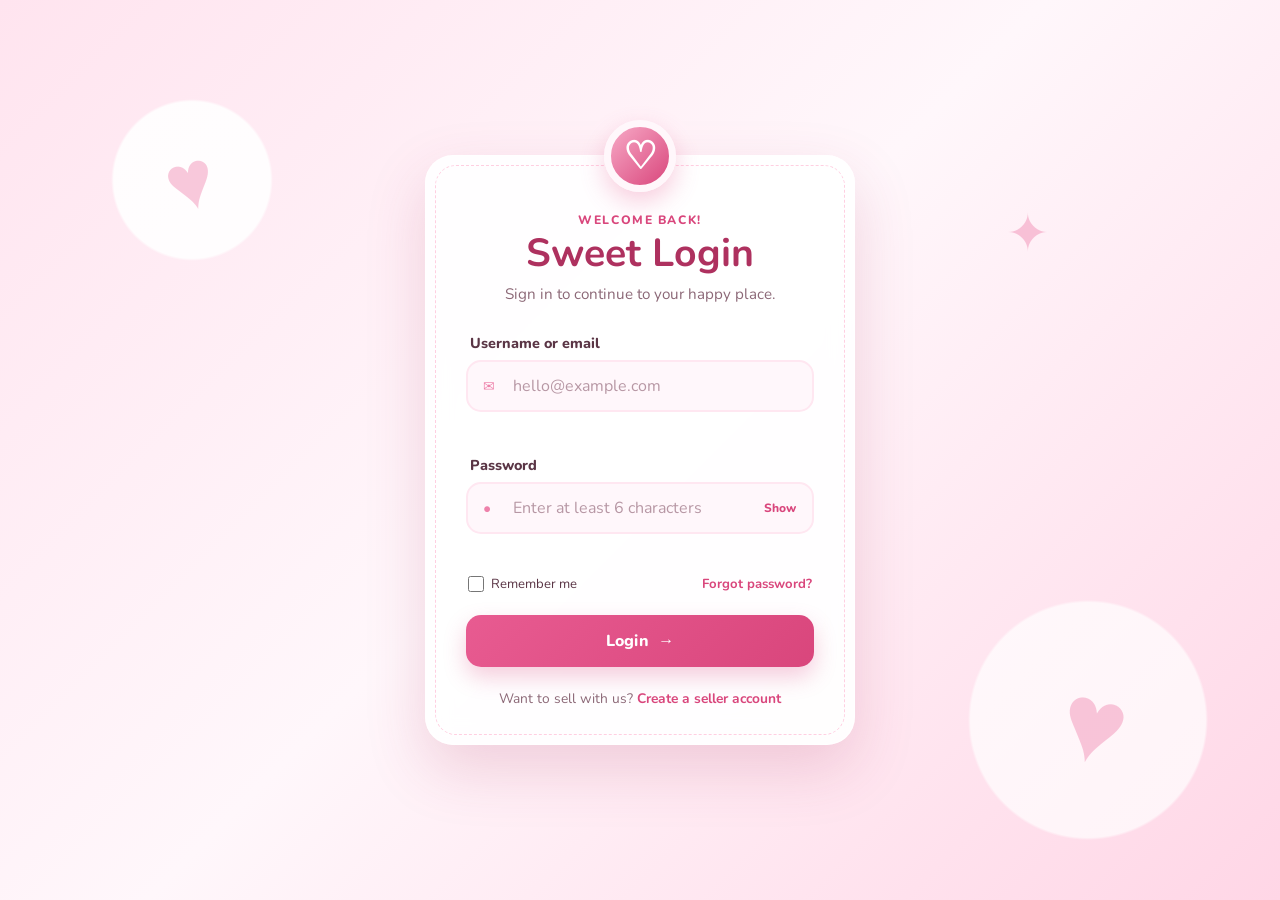
<file: index.html>
<!DOCTYPE html>
<html lang="en">
<head>
    <meta charset="UTF-8">
    <meta name="viewport" content="width=device-width, initial-scale=1.0">
    <meta name="description" content="A cute pink and white login page with front-end validation.">
    <title>Sweet Login</title>
    <link rel="preconnect" href="https://fonts.googleapis.com">
    <link rel="preconnect" href="https://fonts.gstatic.com" crossorigin>
    <link href="https://fonts.googleapis.com/css2?family=Nunito:wght@400;600;700;800&display=swap" rel="stylesheet">
    <link rel="stylesheet" href="style.css">
</head>
<body>
    <main class="page-wrapper">
        <div class="decoration heart-one" aria-hidden="true">♥</div>
        <div class="decoration heart-two" aria-hidden="true">♥</div>
        <div class="decoration sparkle" aria-hidden="true">✦</div>

        <section class="login-card" aria-labelledby="login-title">
            <div class="login-icon" aria-hidden="true">♡</div>

            <header class="login-header">
                <p class="eyebrow">Welcome back!</p>
                <h1 id="login-title">Sweet Login</h1>
                <p>Sign in to continue to your happy place.</p>
            </header>

            <form id="loginForm" novalidate>
                <div class="form-group">
                    <label for="username">Username or email</label>
                    <div class="input-wrapper">
                        <span class="field-icon" aria-hidden="true">✉</span>
                        <input
                            type="text"
                            id="username"
                            name="username"
                            placeholder="hello@example.com"
                            autocomplete="username"
                            aria-describedby="usernameError"
                        >
                    </div>
                    <small class="error-message" id="usernameError"></small>
                </div>

                <div class="form-group">
                    <label for="password">Password</label>
                    <div class="input-wrapper">
                        <span class="field-icon" aria-hidden="true">●</span>
                        <input
                            type="password"
                            id="password"
                            name="password"
                            placeholder="Enter at least 6 characters"
                            autocomplete="current-password"
                            aria-describedby="passwordError"
                        >
                        <button
                            class="password-toggle"
                            id="passwordToggle"
                            type="button"
                            aria-label="Show password"
                            aria-pressed="false"
                        >
                            Show
                        </button>
                    </div>
                    <small class="error-message" id="passwordError"></small>
                </div>

                <div class="form-options">
                    <label class="remember-option">
                        <input type="checkbox" id="rememberMe" name="rememberMe">
                        <span>Remember me</span>
                    </label>
                    <a href="forgot-password.html" id="forgotPassword">Forgot password?</a>
                </div>

                <button class="login-button" type="submit">
                    Login <span aria-hidden="true">→</span>
                </button>

                <div
                    class="form-message"
                    id="formMessage"
                    role="status"
                    aria-live="polite"
                ></div>
            </form>

            <p class="signup-text">
                Want to sell with us? <a href="seller-register.html" id="signUpLink">Create a seller account</a>
            </p>
        </section>
    </main>

    <script src="script.js"></script>
</body>
</html>
</file>
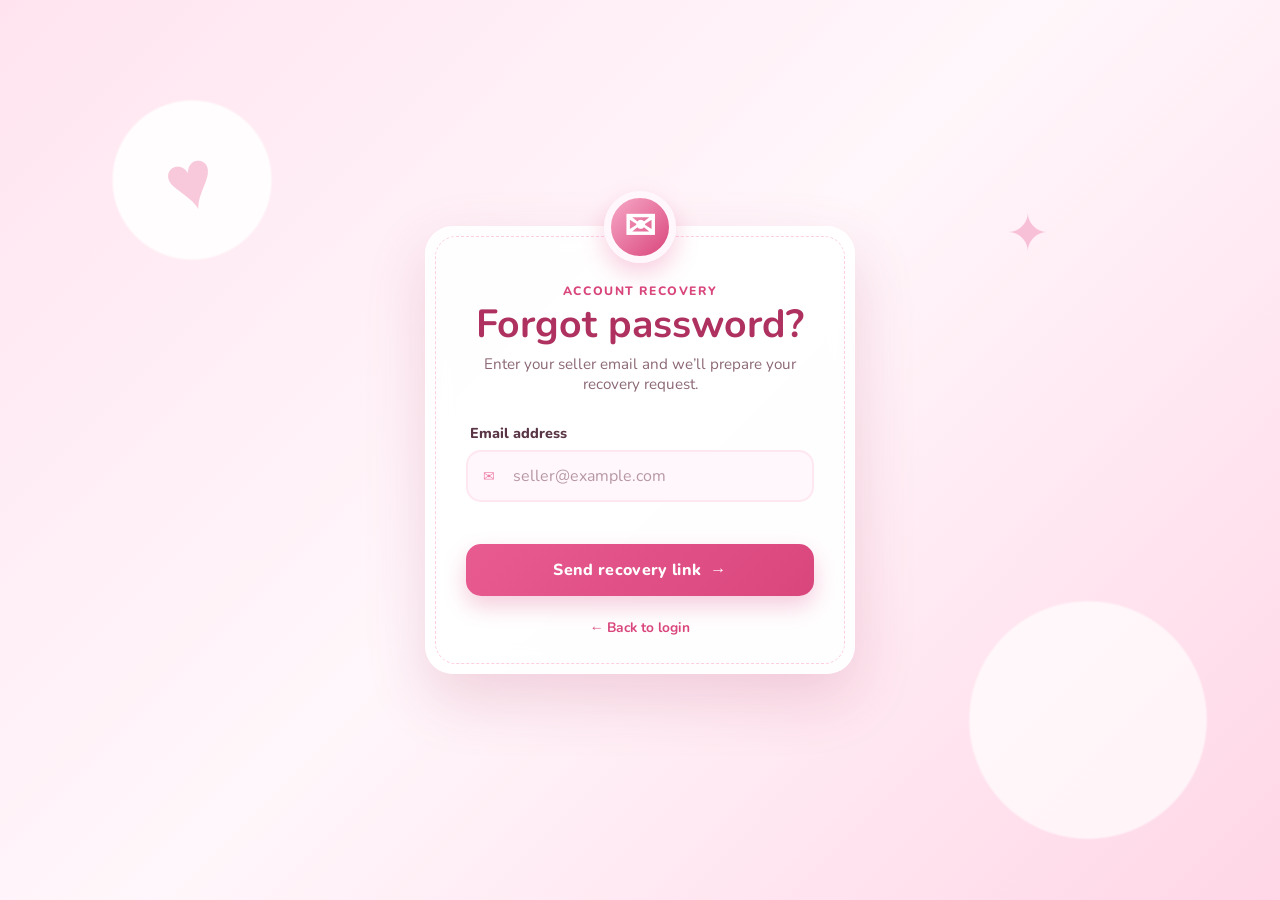
<file: forgot-password.html>
<!DOCTYPE html>
<html lang="en">
<head>
    <meta charset="UTF-8">
    <meta name="viewport" content="width=device-width, initial-scale=1.0">
    <meta name="description" content="Recover your Sweet Shop account password.">
    <title>Forgot Password | Sweet Shop</title>
    <link rel="preconnect" href="https://fonts.googleapis.com">
    <link rel="preconnect" href="https://fonts.gstatic.com" crossorigin>
    <link href="https://fonts.googleapis.com/css2?family=Nunito:wght@400;600;700;800&display=swap" rel="stylesheet">
    <link rel="stylesheet" href="style.css">
</head>
<body>
    <main class="page-wrapper">
        <div class="decoration heart-one" aria-hidden="true">♥</div>
        <div class="decoration sparkle" aria-hidden="true">✦</div>
        <section class="login-card" aria-labelledby="recovery-title">
            <div class="login-icon" aria-hidden="true">✉</div>
            <header class="login-header">
                <p class="eyebrow">Account recovery</p>
                <h1 id="recovery-title">Forgot password?</h1>
                <p>Enter your seller email and we’ll prepare your recovery request.</p>
            </header>
            <form id="recoveryForm" novalidate>
                <div class="form-group">
                    <label for="recoveryEmail">Email address</label>
                    <div class="input-wrapper">
                        <span class="field-icon" aria-hidden="true">✉</span>
                        <input type="email" id="recoveryEmail" name="email" placeholder="seller@example.com" autocomplete="email" aria-describedby="recoveryEmailError">
                    </div>
                    <small class="error-message" id="recoveryEmailError"></small>
                </div>
                <button class="login-button" type="submit">Send recovery link <span aria-hidden="true">→</span></button>
                <div class="form-message" id="formMessage" role="status" aria-live="polite"></div>
            </form>
            <p class="signup-text"><a href="index.html">← Back to login</a></p>
        </section>
    </main>
    <script src="forgot-password.js"></script>
</body>
</html>
</file>
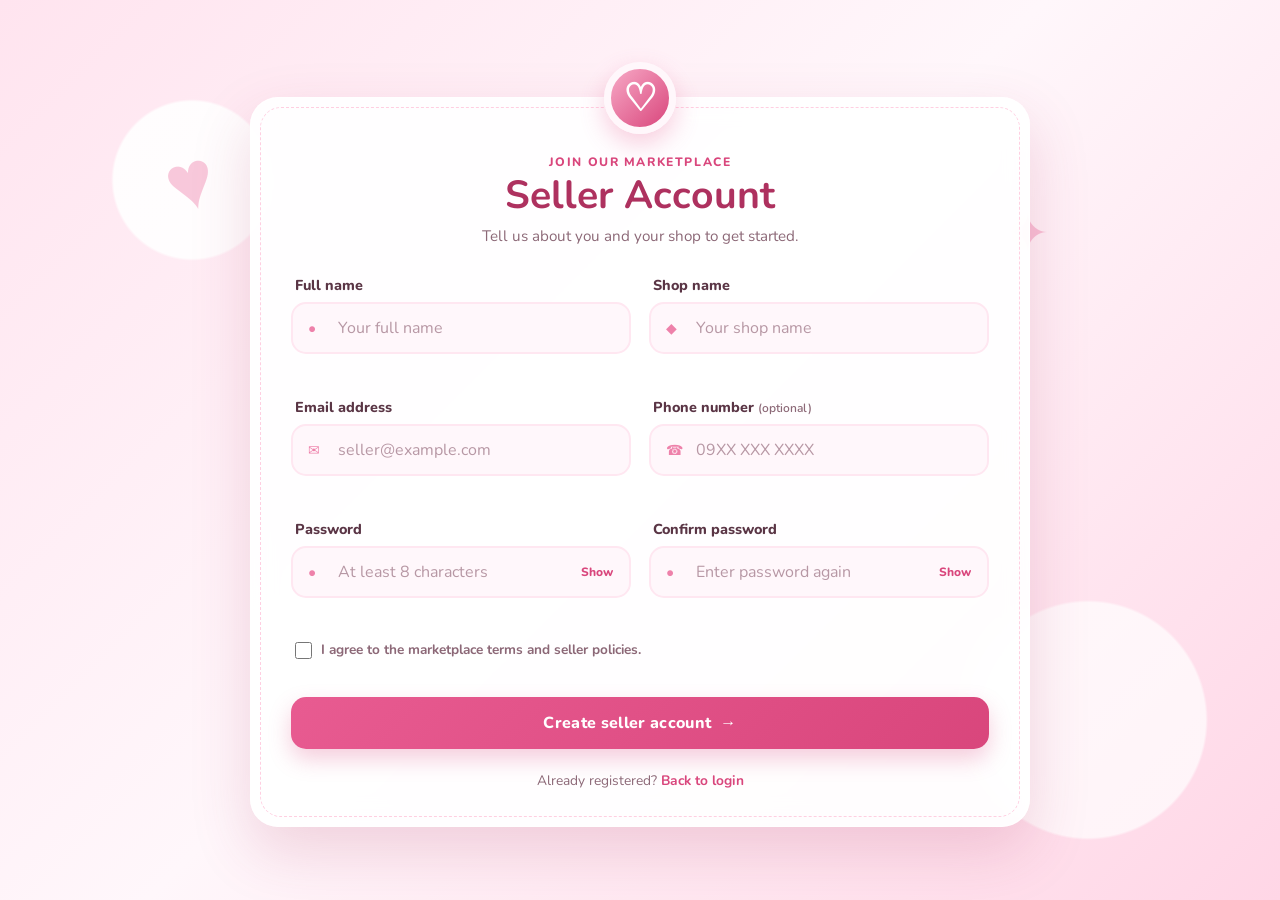
<file: seller-register.html>
<!DOCTYPE html>
<html lang="en">
<head>
    <meta charset="UTF-8">
    <meta name="viewport" content="width=device-width, initial-scale=1.0">
    <meta name="description" content="Create a seller account for the Sweet Shop marketplace.">
    <title>Create Seller Account | Sweet Shop</title>
    <link rel="preconnect" href="https://fonts.googleapis.com">
    <link rel="preconnect" href="https://fonts.gstatic.com" crossorigin>
    <link href="https://fonts.googleapis.com/css2?family=Nunito:wght@400;600;700;800&display=swap" rel="stylesheet">
    <link rel="stylesheet" href="style.css">
</head>
<body>
    <main class="page-wrapper registration-page">
        <div class="decoration heart-one" aria-hidden="true">♥</div>
        <div class="decoration sparkle" aria-hidden="true">✦</div>

        <section class="login-card seller-card" aria-labelledby="register-title">
            <div class="login-icon" aria-hidden="true">♡</div>
            <header class="login-header">
                <p class="eyebrow">Join our marketplace</p>
                <h1 id="register-title">Seller Account</h1>
                <p>Tell us about you and your shop to get started.</p>
            </header>

            <form id="sellerForm" novalidate>
                <div class="form-grid">
                    <div class="form-group">
                        <label for="ownerName">Full name</label>
                        <div class="input-wrapper">
                            <span class="field-icon" aria-hidden="true">●</span>
                            <input type="text" id="ownerName" name="ownerName" placeholder="Your full name" autocomplete="name" aria-describedby="ownerNameError">
                        </div>
                        <small class="error-message" id="ownerNameError"></small>
                    </div>

                    <div class="form-group">
                        <label for="shopName">Shop name</label>
                        <div class="input-wrapper">
                            <span class="field-icon" aria-hidden="true">◆</span>
                            <input type="text" id="shopName" name="shopName" placeholder="Your shop name" autocomplete="organization" aria-describedby="shopNameError">
                        </div>
                        <small class="error-message" id="shopNameError"></small>
                    </div>
                </div>

                <div class="form-grid">
                    <div class="form-group">
                        <label for="email">Email address</label>
                        <div class="input-wrapper">
                            <span class="field-icon" aria-hidden="true">✉</span>
                            <input type="email" id="email" name="email" placeholder="seller@example.com" autocomplete="email" aria-describedby="emailError">
                        </div>
                        <small class="error-message" id="emailError"></small>
                    </div>

                    <div class="form-group">
                        <label for="phone">Phone number <span class="optional">(optional)</span></label>
                        <div class="input-wrapper">
                            <span class="field-icon" aria-hidden="true">☎</span>
                            <input type="tel" id="phone" name="phone" placeholder="09XX XXX XXXX" autocomplete="tel" aria-describedby="phoneError">
                        </div>
                        <small class="error-message" id="phoneError"></small>
                    </div>
                </div>

                <div class="form-grid">
                    <div class="form-group">
                        <label for="sellerPassword">Password</label>
                        <div class="input-wrapper">
                            <span class="field-icon" aria-hidden="true">●</span>
                            <input type="password" id="sellerPassword" name="password" placeholder="At least 8 characters" autocomplete="new-password" aria-describedby="sellerPasswordError">
                            <button class="password-toggle" type="button" data-toggle="sellerPassword" aria-label="Show password" aria-pressed="false">Show</button>
                        </div>
                        <small class="error-message" id="sellerPasswordError"></small>
                    </div>

                    <div class="form-group">
                        <label for="confirmPassword">Confirm password</label>
                        <div class="input-wrapper">
                            <span class="field-icon" aria-hidden="true">●</span>
                            <input type="password" id="confirmPassword" name="confirmPassword" placeholder="Enter password again" autocomplete="new-password" aria-describedby="confirmPasswordError">
                            <button class="password-toggle" type="button" data-toggle="confirmPassword" aria-label="Show password" aria-pressed="false">Show</button>
                        </div>
                        <small class="error-message" id="confirmPasswordError"></small>
                    </div>
                </div>

                <label class="terms-option">
                    <input type="checkbox" id="terms" name="terms" aria-describedby="termsError">
                    <span>I agree to the marketplace terms and seller policies.</span>
                </label>
                <small class="error-message terms-error" id="termsError"></small>

                <button class="login-button" type="submit">Create seller account <span aria-hidden="true">→</span></button>
                <div class="form-message" id="formMessage" role="status" aria-live="polite"></div>
            </form>

            <p class="signup-text">Already registered? <a href="index.html">Back to login</a></p>
        </section>
    </main>
    <script src="seller-register.js"></script>
</body>
</html>
</file>
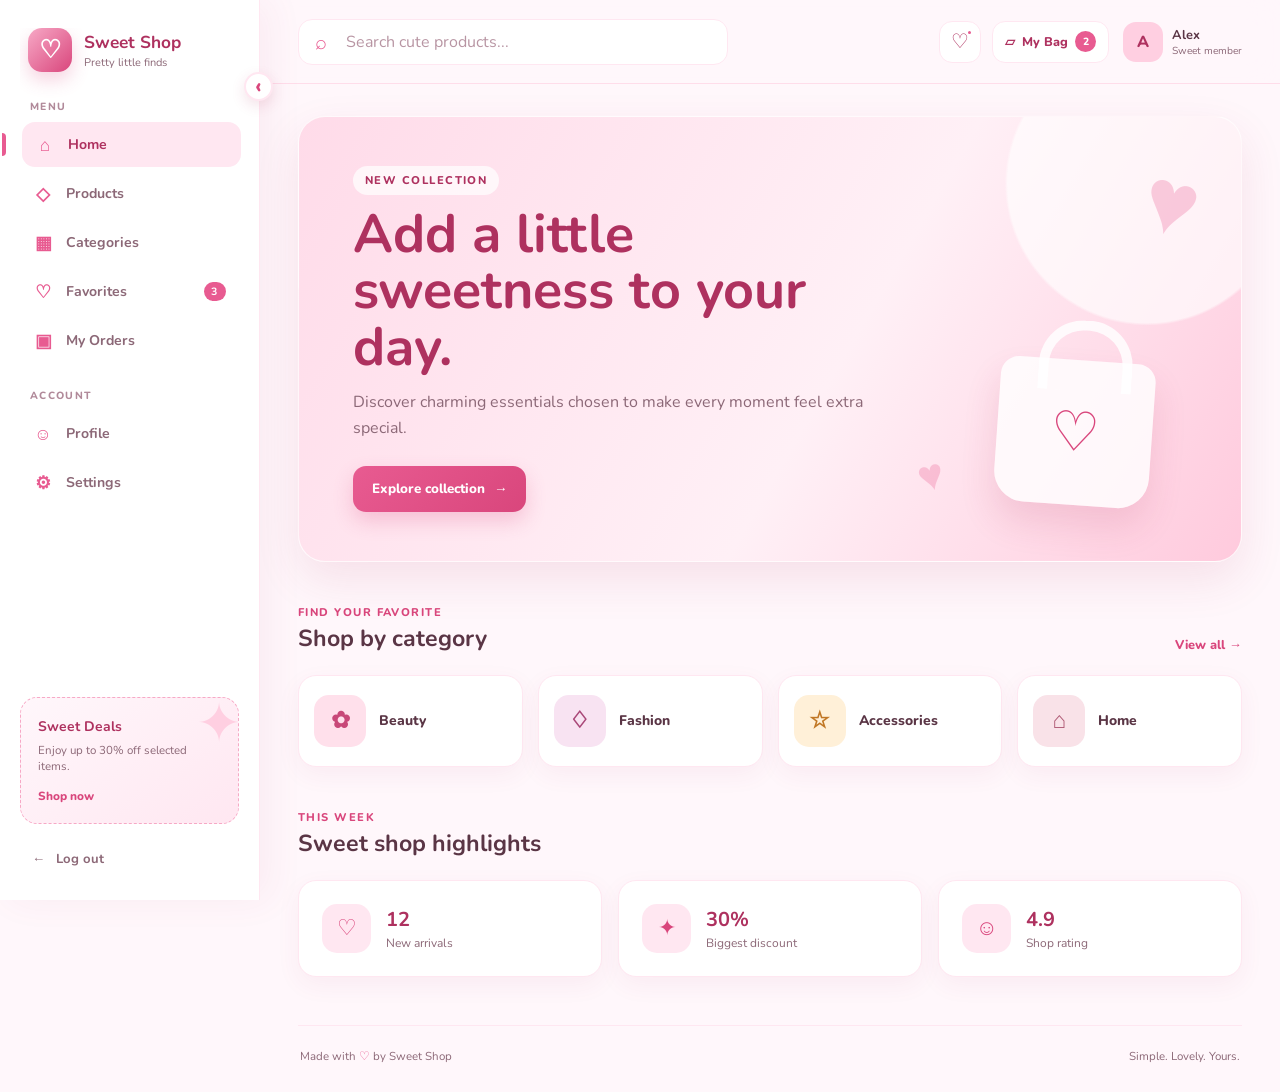
<file: shop.html>
<!DOCTYPE html>
<html lang="en">
<head>
    <meta charset="UTF-8">
    <meta name="viewport" content="width=device-width, initial-scale=1.0">
    <meta name="description" content="Sweet Shop pink and white e-commerce dashboard.">
    <title>Sweet Shop</title>
    <link rel="preconnect" href="https://fonts.googleapis.com">
    <link rel="preconnect" href="https://fonts.gstatic.com" crossorigin>
    <link href="https://fonts.googleapis.com/css2?family=Nunito:wght@400;600;700;800&display=swap" rel="stylesheet">
    <link rel="stylesheet" href="shop.css">
</head>


<body>
    <div class="shop-layout">
        <aside class="sidebar" id="sidebar">
            <div class="brand">
                <span class="brand-mark" aria-hidden="true">♡</span>
                <div><strong>Sweet Shop</strong><small>Pretty little finds</small></div>
            </div>
            <button class="sidebar-collapse" id="sidebarCollapse" type="button" aria-label="Collapse side menu" aria-expanded="true"><span aria-hidden="true">‹</span></button>

            <nav class="side-navigation" aria-label="Main navigation">
                <p class="menu-label">Menu</p>
                <a class="nav-link active" href="#home" data-page="home" title="Home"><span aria-hidden="true">⌂</span><span class="nav-text">Home</span></a>
                <a class="nav-link" href="#products" data-page="products" title="Products"><span aria-hidden="true">◇</span><span class="nav-text">Products</span></a>
                <a class="nav-link" href="#categories" data-page="categories" title="Categories"><span aria-hidden="true">▦</span><span class="nav-text">Categories</span></a>
                <a class="nav-link" href="#favorites" data-page="favorites" title="Favorites"><span aria-hidden="true">♡</span><span class="nav-text">Favorites</span><span class="nav-badge" id="favoriteCount">3</span></a>
                <a class="nav-link" href="#orders" data-page="orders" title="My Orders"><span aria-hidden="true">▣</span><span class="nav-text">My Orders</span></a>
                <p class="menu-label account-label">Account</p>
                <a class="nav-link" href="#profile" data-page="profile" title="Profile"><span aria-hidden="true">☺</span><span class="nav-text">Profile</span></a>
                <a class="nav-link" href="#settings" data-page="settings" title="Settings"><span aria-hidden="true">⚙</span><span class="nav-text">Settings</span></a>
            </nav>

            <div class="sidebar-promo"><span aria-hidden="true">✦</span><strong>Sweet Deals</strong><p>Enjoy up to 30% off selected items.</p><a href="#products" data-go-page="products">Shop now</a></div>
            <a class="logout-link" href="index.html" title="Log out"><span aria-hidden="true">←</span><span class="logout-text">Log out</span></a>
        </aside>

        <button class="sidebar-overlay" id="sidebarOverlay" type="button" aria-label="Close navigation menu" tabindex="-1"></button>

        <main class="main-content">
            <header class="topbar">
                <button class="menu-toggle" id="menuToggle" type="button" aria-label="Open navigation menu" aria-controls="sidebar" aria-expanded="false"><span></span><span></span><span></span></button>
                
                <div class="search-box"> 
                    <span aria-hidden="true">⌕</span>
                    <label class="visually-hidden" for="productSearch">Search products</label>
                    <input type="search" id="productSearch" placeholder="Search cute products..." autocomplete="off">
                </div>
                
                <div class="topbar-actions">
                    <button class="icon-button" id="notificationButton" type="button" aria-label="Notifications">♡<span class="notification-dot"></span></button>
                    <button class="cart-button" type="button" aria-label="Open shopping bag" data-go-page="bag"><span aria-hidden="true">▱</span><span class="cart-text">My Bag</span><span class="cart-count" id="cartCount">2</span></button>
                    <button class="profile-chip" type="button" data-go-page="profile"><span class="avatar" aria-hidden="true">A</span><span><strong>Alex</strong><small>Sweet member</small></span></button>
                </div>
            </header>

            <div class="page-panel active" id="home" data-page-panel="home">
                <section class="hero" aria-labelledby="hero-title">
                    <div class="hero-content"><span class="hero-tag">New collection</span><h1 id="hero-title">Add a little sweetness to your day.</h1><p>Discover charming essentials chosen to make every moment feel extra special.</p><a class="primary-link" href="#products" data-go-page="products">Explore collection <span aria-hidden="true">→</span></a></div>
                    <div class="hero-art" aria-hidden="true"><span class="hero-heart large-heart">♥</span><span class="hero-heart small-heart">♥</span><div class="shopping-bag"><span>♡</span></div></div>
                </section>

                <section class="section-block">
                    <div class="section-heading"><div><p class="section-kicker">Find your favorite</p><h2>Shop by category</h2></div><a href="#categories" data-go-page="categories">View all →</a></div>
                    <div class="category-grid compact-categories">
                        <button class="category-card" data-category="Beauty"><span class="category-icon beauty">✿</span><span>Beauty</span></button>
                        <button class="category-card" data-category="Fashion"><span class="category-icon fashion">♢</span><span>Fashion</span></button>
                        <button class="category-card" data-category="Accessories"><span class="category-icon accessories">☆</span><span>Accessories</span></button>
                        <button class="category-card" data-category="Home"><span class="category-icon home">⌂</span><span>Home</span></button>
                    </div>
                </section>

                <section class="section-block">
                    <div class="section-heading"><div><p class="section-kicker">This week</p><h2>Sweet shop highlights</h2></div></div>
                    <div class="stats-grid"><article class="stat-card"><span>♡</span><div><strong>12</strong><small>New arrivals</small></div></article><article class="stat-card"><span>✦</span><div><strong>30%</strong><small>Biggest discount</small></div></article><article class="stat-card"><span>☺</span><div><strong>4.9</strong><small>Shop rating</small></div></article></div>
                </section>
            </div>

            <div class="page-panel" id="products" data-page-panel="products">
                <section class="page-intro"><div><p class="section-kicker">Made for you</p><h1>All products</h1><p>Browse our handpicked collection of charming everyday finds.</p></div><button class="filter-button" id="filterButton" type="button">All products ▾</button></section>
                <p class="search-status" id="searchStatus" aria-live="polite"></p>
                <div class="product-grid" id="productGrid">
                    <article class="product-card" data-id="bag" data-name="Blush Cloud Handbag" data-category="Fashion"><div class="product-image product-bag"><span class="product-emoji">👜</span><button class="favorite-button selected" type="button" aria-label="Remove Blush Cloud Handbag from favorites">♥</button><span class="product-label">Bestseller</span></div><div class="product-details"><span class="product-category">Fashion</span><h3>Blush Cloud Handbag</h3><div class="product-footer"><strong>₱899</strong><button class="add-button" type="button" aria-label="Add Blush Cloud Handbag to bag">+</button></div></div></article>
                    <article class="product-card" data-id="glow" data-name="Strawberry Glow Set" data-category="Beauty"><div class="product-image product-beauty"><span class="product-emoji">🧴</span><button class="favorite-button selected" type="button" aria-label="Remove Strawberry Glow Set from favorites">♥</button><span class="product-label new-label">New</span></div><div class="product-details"><span class="product-category">Beauty</span><h3>Strawberry Glow Set</h3><div class="product-footer"><strong>₱649</strong><button class="add-button" type="button" aria-label="Add Strawberry Glow Set to bag">+</button></div></div></article>
                    <article class="product-card" data-id="necklace" data-name="Heart Charm Necklace" data-category="Accessories"><div class="product-image product-necklace"><span class="product-emoji">📿</span><button class="favorite-button selected" type="button" aria-label="Remove Heart Charm Necklace from favorites">♥</button></div><div class="product-details"><span class="product-category">Accessories</span><h3>Heart Charm Necklace</h3><div class="product-footer"><strong>₱429</strong><button class="add-button" type="button" aria-label="Add Heart Charm Necklace to bag">+</button></div></div></article>
                    <article class="product-card" data-id="mug" data-name="Cozy Blossom Mug" data-category="Home"><div class="product-image product-mug"><span class="product-emoji">☕</span><button class="favorite-button" type="button" aria-label="Add Cozy Blossom Mug to favorites">♡</button><span class="product-label sale-label">-20%</span></div><div class="product-details"><span class="product-category">Home</span><h3>Cozy Blossom Mug</h3><div class="product-footer"><div class="price-group"><strong>₱359</strong><del>₱449</del></div><button class="add-button" type="button" aria-label="Add Cozy Blossom Mug to bag">+</button></div></div></article>
                </div>
            </div>

            <div class="page-panel" id="categories" data-page-panel="categories">
                <section class="page-intro"><div><p class="section-kicker">Explore your style</p><h1>Categories</h1><p>Find exactly what you love, grouped into our sweetest collections.</p></div></section>
                <div class="category-showcase">
                    <button class="category-feature beauty-feature" data-category="Beauty"><span>✿</span><div><small>12 items</small><h2>Beauty</h2><p>Glow-ready skincare and self-care picks.</p><b>Shop collection →</b></div></button>
                    <button class="category-feature fashion-feature" data-category="Fashion"><span>♢</span><div><small>18 items</small><h2>Fashion</h2><p>Soft, playful pieces made for every day.</p><b>Shop collection →</b></div></button>
                    <button class="category-feature accessories-feature" data-category="Accessories"><span>☆</span><div><small>9 items</small><h2>Accessories</h2><p>Little details that complete your look.</p><b>Shop collection →</b></div></button>
                    <button class="category-feature home-feature" data-category="Home"><span>⌂</span><div><small>15 items</small><h2>Home</h2><p>Cozy accents for your favorite spaces.</p><b>Shop collection →</b></div></button>
                </div>
            </div>

            <div class="page-panel" id="favorites" data-page-panel="favorites">
                <section class="page-intro"><div><p class="section-kicker">Saved with love</p><h1>My favorites</h1><p>All the sweet finds you’ve saved, ready whenever you are.</p></div><button class="outline-button" id="addFavoritesToBag" type="button">Add all to bag</button></section>
                <div class="favorite-list" id="favoriteList"></div>
                <div class="empty-state" id="emptyFavorites" hidden><span>♡</span><h2>No favorites yet</h2><p>Tap the heart on a product to save it here.</p><button class="primary-action" type="button" data-go-page="products">Browse products</button></div>
            </div>

            <div class="page-panel" id="orders" data-page-panel="orders">
                <section class="page-intro"><div><p class="section-kicker">From us to you</p><h1>My orders</h1><p>Track current deliveries and revisit your past sweet finds.</p></div></section>
                <div class="order-tabs"><button class="active" type="button" data-order-filter="all">All orders</button><button type="button" data-order-filter="active">In progress</button><button type="button" data-order-filter="completed">Completed</button></div>
                <div class="orders-list">
                    <article class="order-card" data-order-status="active"><div class="order-head"><div><small>Order #SS-24081</small><h3>Arriving August 10</h3></div><span class="status-badge shipping">Out for delivery</span></div><div class="order-body"><div class="order-products"><span>👜</span><span>🧴</span><div><strong>2 items</strong><small>Blush Cloud Handbag + 1 more</small></div></div><strong>₱1,548</strong></div><div class="tracking"><span class="done"></span><span class="done"></span><span class="done"></span><span></span></div><div class="order-actions"><button class="outline-button track-order" type="button">Track order</button><button type="button">View details</button></div></article>
                    <article class="order-card" data-order-status="completed"><div class="order-head"><div><small>Order #SS-23926</small><h3>Delivered July 24</h3></div><span class="status-badge delivered">Delivered</span></div><div class="order-body"><div class="order-products"><span>☕</span><div><strong>1 item</strong><small>Cozy Blossom Mug</small></div></div><strong>₱359</strong></div><div class="order-actions"><button class="outline-button buy-again" type="button">Buy again</button><button type="button">View details</button></div></article>
                </div>
            </div>

            <div class="page-panel" id="bag" data-page-panel="bag">
                <section class="page-intro"><div><p class="section-kicker">Almost yours</p><h1>My bag</h1><p>Review your sweet finds before checking out.</p></div><button class="outline-button" type="button" data-go-page="products">Continue shopping</button></section>
                <div class="bag-layout">
                    <section class="bag-list" id="bagList" aria-live="polite"></section>
                    <aside class="content-card bag-summary" id="bagSummary">
                        <h2>Order summary</h2>
                        <div><span>Items</span><strong id="bagItemCount">0</strong></div>
                        <div><span>Subtotal</span><strong id="bagSubtotal">₱0</strong></div>
                        <div><span>Delivery</span><strong>Free</strong></div>
                        <div class="bag-total"><span>Total</span><strong id="bagTotal">₱0</strong></div>
                        <button class="primary-action" id="checkoutButton" type="button">Proceed to checkout</button>
                    </aside>
                </div>
                <div class="empty-state" id="emptyBag" hidden><span>▱</span><h2>Your bag is empty</h2><p>Add a few lovely finds and they’ll appear here.</p><button class="primary-action" type="button" data-go-page="products">Browse products</button></div>
            </div>

            <div class="page-panel" id="profile" data-page-panel="profile">
                <section class="page-intro"><div><p class="section-kicker">Your sweet space</p><h1>My profile</h1><p>Manage your personal details and delivery information.</p></div></section>
                <div class="account-grid">
                    <aside class="profile-summary"><span class="large-avatar">A</span><h2>Alex Rivera</h2><p>alex.rivera@email.com</p><span class="member-pill">Sweet member since 2026</span><div class="profile-numbers"><div><strong>2</strong><small>Orders</small></div><div><strong id="profileFavoriteCount">3</strong><small>Favorites</small></div></div></aside>
                    <form class="content-card profile-form" id="profileForm"><div class="card-title"><div><h2>Personal information</h2><p>Keep your contact details up to date.</p></div><button class="outline-button" id="editProfile" type="button">Edit</button></div><div class="form-grid"><label>First name<input name="firstName" value="Alex" disabled></label><label>Last name<input name="lastName" value="Rivera" disabled></label><label>Email address<input name="email" type="email" value="alex.rivera@email.com" disabled></label><label>Phone number<input name="phone" value="+63 912 345 6789" disabled></label><label class="full-field">Delivery address<textarea name="address" rows="3" disabled>123 Sampaguita Street, Quezon City, Metro Manila</textarea></label></div><button class="primary-action save-profile" type="submit" hidden>Save changes</button></form>
                </div>
            </div>

            <div class="page-panel" id="settings" data-page-panel="settings">
                <section class="page-intro"><div><p class="section-kicker">Make it yours</p><h1>Settings</h1><p>Choose how Sweet Shop works and communicates with you.</p></div></section>
                <form class="settings-stack" id="settingsForm">
                    <section class="content-card"><div class="card-title"><div><h2>Notifications</h2><p>Pick the updates you want to receive.</p></div></div><label class="setting-row"><span><strong>Order updates</strong><small>Shipping and delivery notifications</small></span><input class="switch" type="checkbox" checked></label><label class="setting-row"><span><strong>Sweet deals</strong><small>Sales, vouchers, and special offers</small></span><input class="switch" type="checkbox" checked></label><label class="setting-row"><span><strong>New arrivals</strong><small>Fresh collections picked for you</small></span><input class="switch" type="checkbox"></label></section>
                    <section class="content-card"><div class="card-title"><div><h2>Shopping preferences</h2><p>Set your default shopping experience.</p></div></div><div class="form-grid"><label>Language<select><option>English</option><option>Filipino</option></select></label><label>Currency<select><option>PHP — Philippine Peso</option><option>USD — US Dollar</option></select></label></div></section>
                    <section class="content-card danger-card"><div><h2>Account privacy</h2><p>Manage your password and personal data.</p></div><div><button class="outline-button" type="button" id="changePassword">Change password</button><button class="text-danger" type="button" id="deleteAccount">Delete account</button></div></section>
                    <button class="primary-action settings-save" type="submit">Save settings</button>
                </form>
            </div>

            <footer class="shop-footer"><span>Made with <span aria-hidden="true">♡</span> by Sweet Shop</span><span>Simple. Lovely. Yours.</span></footer>
        </main>
    </div>
    <div class="toast" id="toast" role="status" aria-live="polite"></div>
    <script src="shop.js"></script>
</body>
</html>
</file>
<file: style.css>
:root {
    --pink-50: #fff7fb;
    --pink-100: #ffe7f1;
    --pink-200: #ffcfe1;
    --pink-300: #f7a9c6;
    --pink-500: #e85b91;
    --pink-600: #d9467c;
    --pink-700: #ae315f;
    --text: #5a3545;
    --muted: #8c6877;
    --white: #ffffff;
    --success: #268a5a;
    --success-bg: #eaf9f1;
    --error: #c93667;
    --error-bg: #fff0f5;
    --shadow: 0 24px 60px rgba(174, 49, 95, 0.18);
}

* {
    box-sizing: border-box;
    margin: 0;
    padding: 0;
}

body {
    min-height: 100vh;
    color: var(--text);
    font-family: "Nunito", Arial, sans-serif;
    background:
        radial-gradient(circle at 15% 20%, rgba(255, 255, 255, 0.9) 0 6%, transparent 6.2%),
        radial-gradient(circle at 85% 80%, rgba(255, 255, 255, 0.7) 0 9%, transparent 9.2%),
        linear-gradient(135deg, #ffe4ef 0%, #fff7fb 48%, #ffd6e6 100%);
}

button,
input {
    font: inherit;
}

a {
    color: var(--pink-600);
    font-weight: 700;
    text-decoration: none;
}

a:hover,
a:focus-visible {
    color: var(--pink-700);
    text-decoration: underline;
}

.page-wrapper {
    position: relative;
    display: grid;
    min-height: 100vh;
    place-items: center;
    padding: 32px 20px;
    overflow: hidden;
}

.login-card {
    position: relative;
    z-index: 1;
    width: min(100%, 430px);
    padding: 44px 40px 36px;
    border: 1px solid rgba(255, 255, 255, 0.95);
    border-radius: 28px;
    background: rgba(255, 255, 255, 0.92);
    box-shadow: var(--shadow);
    backdrop-filter: blur(12px);
}

.login-card::before {
    position: absolute;
    inset: 9px;
    z-index: -1;
    border: 1px dashed var(--pink-200);
    border-radius: 21px;
    content: "";
    pointer-events: none;
}

.login-icon {
    display: grid;
    width: 72px;
    height: 72px;
    margin: -80px auto 20px;
    border: 7px solid var(--pink-50);
    border-radius: 50%;
    color: var(--white);
    font-size: 38px;
    font-weight: 800;
    background: linear-gradient(135deg, var(--pink-300), var(--pink-600));
    box-shadow: 0 10px 25px rgba(232, 91, 145, 0.3);
    place-items: center;
}

.login-header {
    margin-bottom: 28px;
    text-align: center;
}

.eyebrow {
    margin-bottom: 4px;
    color: var(--pink-600);
    font-size: 0.76rem;
    font-weight: 800;
    letter-spacing: 0.13em;
    text-transform: uppercase;
}

.login-header h1 {
    margin-bottom: 8px;
    color: var(--pink-700);
    font-size: clamp(1.9rem, 6vw, 2.45rem);
    line-height: 1.1;
}

.login-header p:last-child {
    color: var(--muted);
    font-size: 0.95rem;
}

.form-group {
    margin-bottom: 19px;
}

.form-group > label {
    display: inline-block;
    margin: 0 0 7px 4px;
    font-size: 0.9rem;
    font-weight: 800;
}

.input-wrapper {
    position: relative;
}

.field-icon {
    position: absolute;
    top: 50%;
    left: 17px;
    color: var(--pink-400, #ee81aa);
    font-size: 0.85rem;
    transform: translateY(-50%);
    pointer-events: none;
}

.input-wrapper input {
    width: 100%;
    height: 52px;
    padding: 0 67px 0 45px;
    border: 2px solid var(--pink-100);
    border-radius: 15px;
    outline: none;
    color: var(--text);
    background: var(--pink-50);
    transition: border-color 0.2s ease, box-shadow 0.2s ease, background 0.2s ease;
}

.input-wrapper input::placeholder {
    color: #b797a4;
}

.input-wrapper input:focus {
    border-color: var(--pink-300);
    background: var(--white);
    box-shadow: 0 0 0 4px rgba(247, 169, 198, 0.2);
}

.input-wrapper input.input-error {
    border-color: var(--error);
    background: var(--error-bg);
}

.password-toggle {
    position: absolute;
    top: 50%;
    right: 13px;
    padding: 5px;
    border: 0;
    color: var(--pink-600);
    font-size: 0.75rem;
    font-weight: 800;
    background: transparent;
    cursor: pointer;
    transform: translateY(-50%);
}

.password-toggle:hover,
.password-toggle:focus-visible {
    color: var(--pink-700);
    text-decoration: underline;
}

.error-message {
    display: block;
    min-height: 18px;
    margin: 5px 0 0 4px;
    color: var(--error);
    font-size: 0.78rem;
    font-weight: 700;
}

.form-options {
    display: flex;
    align-items: center;
    justify-content: space-between;
    gap: 12px;
    margin: -1px 2px 22px;
    font-size: 0.82rem;
}

.remember-option {
    display: flex;
    align-items: center;
    gap: 7px;
    cursor: pointer;
}

.remember-option input {
    width: 16px;
    height: 16px;
    accent-color: var(--pink-600);
}

.login-button {
    display: flex;
    align-items: center;
    justify-content: center;
    gap: 9px;
    width: 100%;
    min-height: 52px;
    border: 0;
    border-radius: 15px;
    color: var(--white);
    font-weight: 800;
    letter-spacing: 0.02em;
    background: linear-gradient(135deg, var(--pink-500), var(--pink-600));
    box-shadow: 0 10px 22px rgba(217, 70, 124, 0.27);
    cursor: pointer;
    transition: transform 0.2s ease, box-shadow 0.2s ease, filter 0.2s ease;
}

.login-button:hover {
    box-shadow: 0 14px 28px rgba(217, 70, 124, 0.34);
    filter: brightness(1.04);
    transform: translateY(-2px);
}

.login-button:active {
    transform: translateY(0);
}

.login-button:focus-visible {
    outline: 3px solid rgba(232, 91, 145, 0.3);
    outline-offset: 3px;
}

.form-message {
    display: none;
    margin-top: 16px;
    padding: 11px 14px;
    border-radius: 12px;
    font-size: 0.85rem;
    font-weight: 800;
    text-align: center;
}

.form-message.success,
.form-message.error {
    display: block;
}

.form-message.success {
    color: var(--success);
    background: var(--success-bg);
}

.form-message.error {
    color: var(--error);
    background: var(--error-bg);
}

.signup-text {
    margin-top: 22px;
    color: var(--muted);
    font-size: 0.86rem;
    text-align: center;
}

.registration-page {
    padding-block: 64px 40px;
}

.seller-card {
    width: min(100%, 780px);
}

.form-grid {
    display: grid;
    grid-template-columns: repeat(2, minmax(0, 1fr));
    gap: 18px;
}

.optional {
    color: var(--muted);
    font-size: 0.75rem;
    font-weight: 600;
}

.terms-option {
    display: flex;
    align-items: flex-start;
    gap: 9px;
    margin: 0 4px;
    color: var(--muted);
    font-size: 0.85rem;
    font-weight: 700;
    cursor: pointer;
}

.terms-option input {
    flex: 0 0 auto;
    width: 17px;
    height: 17px;
    margin-top: 2px;
    accent-color: var(--pink-600);
}

.terms-option input.input-error {
    outline: 2px solid var(--error);
    outline-offset: 2px;
}

.terms-error {
    margin: 5px 0 15px 30px;
}

.decoration {
    position: absolute;
    color: rgba(232, 91, 145, 0.32);
    user-select: none;
}

.heart-one {
    top: 14%;
    left: 13%;
    font-size: 82px;
    transform: rotate(-16deg);
}

.heart-two {
    right: 12%;
    bottom: 11%;
    font-size: 110px;
    transform: rotate(14deg);
}

.sparkle {
    top: 22%;
    right: 18%;
    font-size: 52px;
}

@media (max-width: 520px) {
    .page-wrapper {
        padding: 56px 14px 24px;
    }

    .login-card {
        padding: 40px 24px 30px;
        border-radius: 24px;
    }

    .form-options {
        align-items: flex-start;
        flex-direction: column;
    }

    .heart-one {
        top: 5%;
        left: 4%;
    }

    .heart-two {
        right: -10px;
        bottom: 1%;
    }

    .form-grid {
        grid-template-columns: 1fr;
        gap: 0;
    }
}

@media (prefers-reduced-motion: reduce) {
    *,
    *::before,
    *::after {
        scroll-behavior: auto !important;
        transition: none !important;
    }
}
</file>
<file: shop.css>
:root {
    --pink-50: #fff7fb;
    --pink-100: #ffe7f1;
    --pink-200: #ffcfe1;
    --pink-300: #f7a9c6;
    --pink-500: #e85b91;
    --pink-600: #d9467c;
    --pink-700: #ae315f;
    --text: #5a3545;
    --muted: #8c6877;
    --white: #ffffff;
    --shadow: 0 18px 45px rgba(174, 49, 95, 0.11);
    --sidebar-width: 260px;
    --sidebar-collapsed-width: 86px;
}

* {
    box-sizing: border-box;
    margin: 0;
    padding: 0;
}

html {
    scroll-behavior: smooth;
}

body {
    min-height: 100vh;
    color: var(--text);
    font-family: "Nunito", Arial, sans-serif;
    background: var(--pink-50);
}

button,
input,
select,
textarea {
    font: inherit;
}

a {
    color: inherit;
    text-decoration: none;
}

button,
a {
    -webkit-tap-highlight-color: transparent;
}

.shop-layout {
    min-height: 100vh;
}

.sidebar {
    position: fixed;
    inset: 0 auto 0 0;
    z-index: 30;
    display: flex;
    width: var(--sidebar-width);
    padding: 28px 20px 22px;
    border-right: 1px solid var(--pink-100);
    background: rgba(255, 255, 255, 0.97);
    flex-direction: column;
    box-shadow: 10px 0 35px rgba(174, 49, 95, 0.06);
    transition: width 0.25s ease, transform 0.25s ease;
}

.brand {
    display: flex;
    align-items: center;
    gap: 12px;
    padding: 0 8px 27px;
    overflow: hidden;
}

.brand-mark {
    display: grid;
    width: 44px;
    height: 44px;
    border-radius: 14px;
    color: var(--white);
    font-size: 25px;
    font-weight: 800;
    background: linear-gradient(135deg, var(--pink-300), var(--pink-600));
    box-shadow: 0 8px 18px rgba(217, 70, 124, 0.24);
    place-items: center;
}

.brand strong,
.brand small {
    display: block;
    white-space: nowrap;
}

.sidebar-collapse {
    position: absolute;
    top: 72px;
    right: -14px;
    z-index: 2;
    display: grid;
    width: 29px;
    height: 29px;
    border: 2px solid var(--pink-100);
    border-radius: 50%;
    color: var(--pink-600);
    font-size: 1.35rem;
    font-weight: 800;
    line-height: 1;
    background: var(--white);
    box-shadow: 0 5px 14px rgba(174, 49, 95, 0.14);
    cursor: pointer;
    place-items: center;
    transition: color 0.2s ease, transform 0.25s ease;
}

.sidebar-collapse:hover,
.sidebar-collapse:focus-visible {
    color: var(--white);
    outline: none;
    background: var(--pink-500);
}

.brand strong {
    color: var(--pink-700);
    font-size: 1.08rem;
}

.brand small {
    margin-top: 1px;
    color: var(--muted);
    font-size: 0.69rem;
}

.side-navigation {
    flex: 1;
}

.menu-label {
    margin: 0 10px 8px;
    color: #b18a9a;
    font-size: 0.65rem;
    font-weight: 800;
    letter-spacing: 0.13em;
    text-transform: uppercase;
}

.account-label {
    margin-top: 25px;
}

.nav-link {
    position: relative;
    display: flex;
    min-height: 45px;
    margin-bottom: 4px;
    padding: 0 13px;
    border-radius: 13px;
    color: var(--muted);
    font-size: 0.88rem;
    font-weight: 700;
    align-items: center;
    gap: 13px;
    transition: color 0.2s ease, background 0.2s ease, transform 0.2s ease;
    white-space: nowrap;
}

.nav-link > span:first-child {
    width: 20px;
    color: var(--pink-500);
    font-size: 1.1rem;
    text-align: center;
}

.nav-link:hover,
.nav-link.active {
    color: var(--pink-700);
    background: var(--pink-100);
    transform: translateX(2px);
}

.nav-link.active::before {
    position: absolute;
    top: 11px;
    left: -20px;
    width: 4px;
    height: 23px;
    border-radius: 0 6px 6px 0;
    background: var(--pink-500);
    content: "";
}

.nav-badge {
    min-width: 22px;
    margin-left: auto;
    padding: 2px 7px;
    border-radius: 20px;
    color: var(--white) !important;
    font-size: 0.66rem !important;
    background: var(--pink-500);
}

.sidebar-promo {
    position: relative;
    margin-top: 20px;
    padding: 17px;
    border: 1px dashed var(--pink-300);
    border-radius: 17px;
    background: linear-gradient(145deg, var(--pink-50), var(--pink-100));
    overflow: hidden;
}

.sidebar-promo > span {
    position: absolute;
    top: -12px;
    right: -4px;
    color: var(--pink-200);
    font-size: 55px;
}

.sidebar-promo strong {
    color: var(--pink-700);
    font-size: 0.87rem;
}

.sidebar-promo p {
    margin: 5px 0 9px;
    color: var(--muted);
    font-size: 0.72rem;
    line-height: 1.45;
}

.sidebar-promo a {
    color: var(--pink-600);
    font-size: 0.74rem;
    font-weight: 800;
}

.logout-link {
    display: flex;
    margin-top: 16px;
    padding: 10px 12px;
    color: var(--muted);
    font-size: 0.82rem;
    font-weight: 700;
    align-items: center;
    gap: 11px;
    white-space: nowrap;
}

.logout-link:hover {
    color: var(--pink-700);
}

.sidebar-overlay {
    display: none;
}

.main-content {
    min-height: 100vh;
    margin-left: var(--sidebar-width);
    padding: 0 38px;
    transition: margin-left 0.25s ease;
}

.sidebar.collapsed {
    width: var(--sidebar-collapsed-width);
    padding-right: 14px;
    padding-left: 14px;
}

.sidebar.collapsed .brand {
    justify-content: center;
    padding-right: 0;
    padding-left: 0;
}

.sidebar.collapsed .brand > div,
.sidebar.collapsed .menu-label,
.sidebar.collapsed .nav-text,
.sidebar.collapsed .nav-badge,
.sidebar.collapsed .sidebar-promo,
.sidebar.collapsed .logout-text {
    display: none;
}

.sidebar.collapsed .nav-link {
    justify-content: center;
    padding: 0;
}

.sidebar.collapsed .nav-link > span:first-child {
    font-size: 1.28rem;
}

.sidebar.collapsed .nav-link.active::before {
    left: -14px;
}

.sidebar.collapsed .account-label {
    display: block;
    height: 15px;
    margin: 8px 0 0;
    font-size: 0;
}

.sidebar.collapsed .logout-link {
    justify-content: center;
    padding: 10px 0;
    font-size: 1.05rem;
}

.sidebar.collapsed .sidebar-collapse {
    transform: rotate(180deg);
}

.shop-layout.sidebar-collapsed .main-content {
    margin-left: var(--sidebar-collapsed-width);
}

.topbar {
    position: sticky;
    top: 0;
    z-index: 20;
    display: flex;
    height: 84px;
    margin: 0 -38px;
    padding: 0 38px;
    border-bottom: 1px solid rgba(255, 207, 225, 0.65);
    background: rgba(255, 247, 251, 0.9);
    backdrop-filter: blur(16px);
    align-items: center;
    justify-content: space-between;
    gap: 24px;
}

.menu-toggle {
    display: none;
}

.search-box {
    position: relative;
    width: min(100%, 430px);
}

.search-box > span {
    position: absolute;
    top: 50%;
    left: 17px;
    color: var(--pink-500);
    font-size: 1.25rem;
    transform: translateY(-50%);
}

.search-box input {
    width: 100%;
    height: 46px;
    padding: 0 18px 0 47px;
    border: 1px solid var(--pink-100);
    border-radius: 14px;
    outline: 0;
    color: var(--text);
    background: var(--white);
    transition: border 0.2s ease, box-shadow 0.2s ease;
}

.search-box input::placeholder {
    color: #b895a3;
}

.search-box input:focus {
    border-color: var(--pink-300);
    box-shadow: 0 0 0 4px rgba(247, 169, 198, 0.18);
}

.topbar-actions {
    display: flex;
    align-items: center;
    gap: 11px;
}

.icon-button,
.cart-button {
    position: relative;
    display: flex;
    height: 42px;
    border: 1px solid var(--pink-100);
    border-radius: 13px;
    color: var(--pink-700);
    background: var(--white);
    cursor: pointer;
    align-items: center;
    justify-content: center;
}

.icon-button {
    width: 42px;
    font-size: 1.25rem;
}

.notification-dot {
    position: absolute;
    top: 7px;
    right: 7px;
    width: 7px;
    height: 7px;
    border: 2px solid var(--white);
    border-radius: 50%;
    background: var(--pink-500);
}

.cart-button {
    gap: 7px;
    padding: 0 12px;
    font-size: 0.79rem;
    font-weight: 800;
}

.cart-count {
    display: grid;
    min-width: 21px;
    height: 21px;
    padding: 0 5px;
    border-radius: 50%;
    color: var(--white);
    font-size: 0.65rem;
    background: var(--pink-500);
    place-items: center;
}

.profile-chip {
    display: flex;
    padding: 0;
    border: 0;
    color: inherit;
    text-align: left;
    background: transparent;
    cursor: pointer;
    align-items: center;
    gap: 9px;
    margin-left: 3px;
}

.avatar {
    display: grid;
    width: 40px;
    height: 40px;
    border-radius: 13px;
    color: var(--pink-700);
    font-weight: 800;
    background: var(--pink-200);
    place-items: center;
}

.profile-chip strong,
.profile-chip small {
    display: block;
}

.profile-chip strong {
    font-size: 0.8rem;
}

.profile-chip small {
    color: var(--muted);
    font-size: 0.64rem;
}

.hero {
    position: relative;
    display: grid;
    min-height: 310px;
    margin-top: 32px;
    padding: 49px 54px;
    border: 1px solid rgba(255, 255, 255, 0.8);
    border-radius: 27px;
    background:
        radial-gradient(circle at 90% 15%, rgba(255, 255, 255, 0.65) 0 15%, transparent 15.3%),
        linear-gradient(120deg, #ffdbe9, #fff0f6 57%, #ffcadd);
    box-shadow: var(--shadow);
    overflow: hidden;
    grid-template-columns: 1.3fr 0.7fr;
    align-items: center;
}

.hero-content {
    position: relative;
    z-index: 2;
    max-width: 610px;
}

.hero-tag,
.section-kicker {
    color: var(--pink-600);
    font-size: 0.7rem;
    font-weight: 800;
    letter-spacing: 0.13em;
    text-transform: uppercase;
}

.hero-tag {
    display: inline-block;
    margin-bottom: 12px;
    padding: 7px 12px;
    border-radius: 20px;
    color: var(--pink-700);
    background: rgba(255, 255, 255, 0.72);
}

.hero h1 {
    max-width: 600px;
    margin-bottom: 14px;
    color: var(--pink-700);
    font-size: clamp(2rem, 4.2vw, 3.65rem);
    line-height: 1.05;
}

.hero p {
    max-width: 535px;
    margin-bottom: 24px;
    color: var(--muted);
    line-height: 1.6;
}

.primary-link {
    display: inline-flex;
    min-height: 46px;
    padding: 0 19px;
    border-radius: 13px;
    color: var(--white);
    font-size: 0.84rem;
    font-weight: 800;
    background: linear-gradient(135deg, var(--pink-500), var(--pink-600));
    box-shadow: 0 9px 20px rgba(217, 70, 124, 0.24);
    align-items: center;
    gap: 9px;
    transition: transform 0.2s ease, box-shadow 0.2s ease;
}

.primary-link:hover {
    box-shadow: 0 13px 25px rgba(217, 70, 124, 0.3);
    transform: translateY(-2px);
}

.hero-art {
    position: relative;
    height: 100%;
    min-height: 210px;
}

.shopping-bag {
    position: absolute;
    right: 12%;
    bottom: 2%;
    display: grid;
    width: 155px;
    height: 145px;
    border-radius: 18px 18px 31px 31px;
    color: var(--pink-600);
    font-size: 55px;
    background: rgba(255, 255, 255, 0.82);
    box-shadow: 0 20px 35px rgba(174, 49, 95, 0.14);
    place-items: center;
    transform: rotate(4deg);
}

.shopping-bag::before {
    position: absolute;
    top: -40px;
    left: 37px;
    width: 74px;
    height: 61px;
    border: 10px solid rgba(255, 255, 255, 0.82);
    border-bottom: 0;
    border-radius: 45px 45px 0 0;
    content: "";
}

.hero-heart {
    position: absolute;
    color: rgba(232, 91, 145, 0.28);
}

.large-heart {
    top: -25px;
    right: -12px;
    font-size: 92px;
    transform: rotate(15deg);
}

.small-heart {
    bottom: 6px;
    left: 8%;
    font-size: 44px;
    transform: rotate(-15deg);
}

.section-block {
    padding-top: 43px;
}

.page-panel {
    display: none;
    min-height: calc(100vh - 190px);
    animation: page-in 0.25s ease;
}

.page-panel.active {
    display: block;
}

@keyframes page-in {
    from { opacity: 0; transform: translateY(8px); }
    to { opacity: 1; transform: translateY(0); }
}

.page-intro {
    display: flex;
    min-height: 175px;
    margin-top: 32px;
    padding: 38px 42px;
    border: 1px solid var(--pink-100);
    border-radius: 25px;
    background: linear-gradient(135deg, var(--white), #fff0f6);
    box-shadow: var(--shadow);
    align-items: center;
    justify-content: space-between;
    gap: 24px;
}

.page-intro h1 {
    margin: 5px 0 8px;
    color: var(--pink-700);
    font-size: clamp(1.9rem, 3vw, 2.7rem);
}

.page-intro p:not(.section-kicker) {
    max-width: 600px;
    color: var(--muted);
    line-height: 1.6;
}

.section-heading {
    display: flex;
    margin-bottom: 21px;
    align-items: flex-end;
    justify-content: space-between;
    gap: 20px;
}

.section-heading h2 {
    margin-top: 3px;
    color: var(--text);
    font-size: 1.45rem;
}

.section-heading > a {
    color: var(--pink-600);
    font-size: 0.8rem;
    font-weight: 800;
}

.category-grid {
    display: grid;
    gap: 15px;
    grid-template-columns: repeat(4, 1fr);
}

.category-card {
    display: flex;
    min-height: 92px;
    padding: 15px;
    border: 1px solid var(--pink-100);
    border-radius: 18px;
    font-size: 0.87rem;
    font-weight: 800;
    background: var(--white);
    box-shadow: 0 8px 24px rgba(174, 49, 95, 0.06);
    align-items: center;
    gap: 13px;
    transition: border 0.2s ease, transform 0.2s ease, box-shadow 0.2s ease;
    color: inherit;
    text-align: left;
    cursor: pointer;
}

.stats-grid {
    display: grid;
    gap: 16px;
    grid-template-columns: repeat(3, 1fr);
}

.stat-card {
    display: flex;
    padding: 23px;
    border: 1px solid var(--pink-100);
    border-radius: 18px;
    background: var(--white);
    box-shadow: 0 8px 24px rgba(174, 49, 95, 0.06);
    align-items: center;
    gap: 15px;
}

.stat-card > span {
    display: grid;
    width: 49px;
    height: 49px;
    border-radius: 15px;
    color: var(--pink-600);
    font-size: 1.35rem;
    background: var(--pink-100);
    place-items: center;
}

.stat-card strong,
.stat-card small { display: block; }
.stat-card strong { color: var(--pink-700); font-size: 1.25rem; }
.stat-card small { margin-top: 2px; color: var(--muted); font-size: 0.75rem; }

.category-showcase {
    display: grid;
    margin-top: 25px;
    gap: 18px;
    grid-template-columns: repeat(2, minmax(0, 1fr));
}

.category-feature {
    display: grid;
    min-height: 215px;
    padding: 30px;
    border: 1px solid rgba(255,255,255,.8);
    border-radius: 23px;
    color: var(--text);
    text-align: left;
    cursor: pointer;
    grid-template-columns: 90px 1fr;
    align-items: center;
    gap: 24px;
    transition: transform .2s ease, box-shadow .2s ease;
}

.category-feature:hover { transform: translateY(-4px); box-shadow: var(--shadow); }
.category-feature > span { display: grid; width: 86px; height: 86px; border-radius: 25px; font-size: 2.5rem; background: rgba(255,255,255,.68); place-items: center; }
.category-feature small { color: var(--muted); font-weight: 800; }
.category-feature h2 { margin: 5px 0; color: var(--pink-700); }
.category-feature p { margin-bottom: 13px; color: var(--muted); font-size: .82rem; line-height: 1.45; }
.category-feature b { color: var(--pink-600); font-size: .78rem; }
.beauty-feature { background: linear-gradient(135deg, #ffe0eb, #fff4f8); }
.fashion-feature { background: linear-gradient(135deg, #f4dff0, #fff5fc); }
.accessories-feature { background: linear-gradient(135deg, #ffecd2, #fff8ef); }
.home-feature { background: linear-gradient(135deg, #f5dde3, #fff4f6); }

.category-card:hover {
    border-color: var(--pink-300);
    box-shadow: 0 13px 28px rgba(174, 49, 95, 0.1);
    transform: translateY(-3px);
}

.category-icon {
    display: grid;
    width: 52px;
    height: 52px;
    border-radius: 15px;
    font-size: 1.45rem;
    place-items: center;
}

.beauty {
    color: #c84878;
    background: #ffe0eb;
}

.fashion {
    color: #a94778;
    background: #f8e3f2;
}

.accessories {
    color: #c17725;
    background: #fff0d8;
}

.home {
    color: #ae5873;
    background: #f9e2e8;
}

.filter-button {
    padding: 9px 13px;
    border: 1px solid var(--pink-100);
    border-radius: 11px;
    color: var(--muted);
    font-size: 0.76rem;
    font-weight: 700;
    background: var(--white);
    cursor: pointer;
}

.search-status {
    min-height: 20px;
    margin: -10px 0 12px;
    color: var(--muted);
    font-size: 0.8rem;
}

.product-grid {
    display: grid;
    gap: 18px;
    grid-template-columns: repeat(4, minmax(0, 1fr));
}

#products .product-grid { margin-top: 6px; }
#products .search-status { margin: 20px 0 10px; }

.product-card {
    border: 1px solid var(--pink-100);
    border-radius: 20px;
    background: var(--white);
    box-shadow: 0 10px 28px rgba(174, 49, 95, 0.07);
    overflow: hidden;
    transition: box-shadow 0.2s ease, transform 0.2s ease;
}

.product-card:hover {
    box-shadow: 0 18px 34px rgba(174, 49, 95, 0.13);
    transform: translateY(-4px);
}

.product-card.is-hidden {
    display: none;
}

.product-image {
    position: relative;
    display: grid;
    min-height: 190px;
    place-items: center;
}

.product-bag {
    background: linear-gradient(145deg, #ffe7f0, #f9cfdf);
}

.product-beauty {
    background: linear-gradient(145deg, #fff0f5, #ffdce8);
}

.product-necklace {
    background: linear-gradient(145deg, #fff5ea, #fbe7dc);
}

.product-mug {
    background: linear-gradient(145deg, #fce9ed, #f7d7df);
}

.product-emoji {
    font-size: 64px;
    filter: drop-shadow(0 13px 9px rgba(110, 51, 72, 0.13));
    transform: scale(1);
    transition: transform 0.25s ease;
}

.product-card:hover .product-emoji {
    transform: scale(1.08) rotate(-3deg);
}

.favorite-button {
    position: absolute;
    top: 13px;
    right: 13px;
    display: grid;
    width: 35px;
    height: 35px;
    border: 0;
    border-radius: 50%;
    color: var(--pink-600);
    font-size: 1.2rem;
    background: rgba(255, 255, 255, 0.86);
    box-shadow: 0 5px 14px rgba(174, 49, 95, 0.1);
    cursor: pointer;
    place-items: center;
}

.favorite-button.selected {
    color: var(--white);
    background: var(--pink-500);
}

.product-label {
    position: absolute;
    top: 14px;
    left: 13px;
    padding: 5px 9px;
    border-radius: 20px;
    color: var(--pink-700);
    font-size: 0.62rem;
    font-weight: 800;
    background: rgba(255, 255, 255, 0.85);
}

.new-label {
    color: #8f3f76;
}

.sale-label {
    color: #a34a50;
}

.product-details {
    padding: 16px;
}

.product-category {
    color: var(--pink-500);
    font-size: 0.64rem;
    font-weight: 800;
    letter-spacing: 0.08em;
    text-transform: uppercase;
}

.product-details h3 {
    min-height: 40px;
    margin: 5px 0 13px;
    font-size: 0.93rem;
    line-height: 1.35;
}

.product-footer {
    display: flex;
    align-items: center;
    justify-content: space-between;
}

.product-footer strong {
    color: var(--pink-700);
    font-size: 1rem;
}

.price-group {
    display: flex;
    align-items: center;
    gap: 7px;
}

.price-group del {
    color: #b99ba7;
    font-size: 0.7rem;
}

.add-button {
    display: grid;
    width: 34px;
    height: 34px;
    border: 0;
    border-radius: 11px;
    color: var(--white);
    font-size: 1.25rem;
    background: var(--pink-500);
    box-shadow: 0 7px 15px rgba(217, 70, 124, 0.22);
    cursor: pointer;
    place-items: center;
    transition: background 0.2s ease, transform 0.2s ease;
}

.add-button:hover {
    background: var(--pink-600);
    transform: scale(1.06);
}

.outline-button,
.primary-action,
.order-actions button,
.order-tabs button,
.text-danger {
    min-height: 41px;
    padding: 0 15px;
    border-radius: 11px;
    font-weight: 800;
    font-size: .76rem;
    cursor: pointer;
}

.outline-button {
    border: 1px solid var(--pink-200);
    color: var(--pink-700);
    background: var(--white);
}

.primary-action {
    border: 0;
    color: var(--white);
    background: var(--pink-500);
    box-shadow: 0 8px 18px rgba(217,70,124,.2);
}

.favorite-list { display: grid; margin-top: 25px; gap: 14px; }
.favorite-row { display: grid; padding: 15px; border: 1px solid var(--pink-100); border-radius: 18px; background: var(--white); box-shadow: 0 8px 24px rgba(174,49,95,.06); grid-template-columns: 76px 1fr auto; align-items: center; gap: 17px; }
.bag-layout { display: grid; margin-top: 24px; grid-template-columns: minmax(0, 1fr) 310px; align-items: start; gap: 22px; }
.bag-list { display: grid; gap: 14px; }
.bag-row { display: grid; padding: 16px; border: 1px solid var(--pink-100); border-radius: 18px; background: var(--white); box-shadow: 0 8px 24px rgba(174,49,95,.06); grid-template-columns: 76px 1fr auto; align-items: center; gap: 17px; }
.bag-controls { display: flex; align-items: center; gap: 9px; }
.bag-controls button { min-width: 34px; height: 34px; border: 1px solid var(--pink-200); border-radius: 10px; color: var(--pink-700); font: inherit; font-weight: 800; background: var(--white); cursor: pointer; }
.bag-controls .remove-bag-item { margin-left: 5px; padding: 0 10px; color: #bf4260; font-size: .72rem; }
.bag-summary { display: grid; padding: 22px; gap: 14px; }
.bag-summary > div { display: flex; justify-content: space-between; color: var(--muted); }
.bag-summary .bag-total { padding-top: 14px; border-top: 1px solid var(--pink-100); color: var(--text); font-size: 1.05rem; }
.bag-summary .primary-action { width: 100%; }
.favorite-thumb { display: grid; width: 76px; height: 76px; border-radius: 15px; font-size: 2rem; background: var(--pink-100); place-items: center; }
.favorite-info small { color: var(--pink-500); font-size: .65rem; font-weight: 800; text-transform: uppercase; }
.favorite-info h3 { margin: 3px 0 6px; font-size: .95rem; }
.favorite-info strong { color: var(--pink-700); }
.favorite-actions { display: flex; align-items: center; gap: 8px; }
.remove-favorite { width: 38px; height: 38px; border: 1px solid var(--pink-100); border-radius: 11px; color: var(--pink-600); background: var(--white); cursor: pointer; }
.empty-state { margin: 25px 0; padding: 60px 20px; border: 1px dashed var(--pink-300); border-radius: 22px; text-align: center; background: var(--white); }
.empty-state > span { color: var(--pink-300); font-size: 3rem; }
.empty-state h2 { margin: 8px 0; }
.empty-state p { margin-bottom: 20px; color: var(--muted); }

.order-tabs { display: flex; margin: 25px 0 14px; padding: 5px; width: fit-content; border: 1px solid var(--pink-100); border-radius: 13px; background: var(--white); gap: 3px; }
.order-tabs button { min-height: 36px; border: 0; color: var(--muted); background: transparent; }
.order-tabs button.active { color: var(--pink-700); background: var(--pink-100); }
.orders-list { display: grid; gap: 16px; }
.order-card { padding: 24px; border: 1px solid var(--pink-100); border-radius: 20px; background: var(--white); box-shadow: 0 9px 26px rgba(174,49,95,.06); }
.order-card[hidden] { display: none; }
.order-head,.order-body,.order-actions { display: flex; align-items: center; justify-content: space-between; gap: 18px; }
.order-head { padding-bottom: 17px; border-bottom: 1px solid var(--pink-100); }
.order-head small { color: var(--muted); font-size: .7rem; }
.order-head h3 { margin-top: 3px; font-size: .95rem; }
.status-badge { padding: 6px 10px; border-radius: 20px; font-size: .67rem; font-weight: 800; }
.shipping { color: #9b5b16; background: #fff0d6; }
.delivered { color: #397556; background: #def4e8; }
.order-body { padding: 18px 0; }
.order-products { display: flex; align-items: center; gap: 9px; }
.order-products > span { display: grid; width: 48px; height: 48px; border-radius: 12px; font-size: 1.45rem; background: var(--pink-50); place-items: center; }
.order-products strong,.order-products small { display: block; }
.order-products small { margin-top: 3px; color: var(--muted); font-size: .7rem; }
.tracking { display: grid; margin: 4px 0 18px; height: 5px; border-radius: 5px; background: var(--pink-100); grid-template-columns: repeat(4,1fr); gap: 3px; }
.tracking span.done { border-radius: 5px; background: var(--pink-500); }
.order-actions { justify-content: flex-end; }
.order-actions button { border: 0; color: var(--muted); background: transparent; }
.order-actions .outline-button { border: 1px solid var(--pink-200); color: var(--pink-700); }

.account-grid { display: grid; margin-top: 25px; gap: 20px; grid-template-columns: 290px 1fr; align-items: start; }
.profile-summary,.content-card { border: 1px solid var(--pink-100); border-radius: 20px; background: var(--white); box-shadow: 0 9px 26px rgba(174,49,95,.06); }
.profile-summary { padding: 35px 25px; text-align: center; }
.large-avatar { display: grid; width: 86px; height: 86px; margin: 0 auto 15px; border-radius: 27px; color: var(--pink-700); font-size: 2rem; font-weight: 800; background: var(--pink-200); place-items: center; }
.profile-summary h2 { font-size: 1.2rem; }
.profile-summary > p { margin: 5px 0 14px; color: var(--muted); font-size: .75rem; }
.member-pill { display: inline-block; padding: 6px 10px; border-radius: 20px; color: var(--pink-700); font-size: .67rem; font-weight: 800; background: var(--pink-100); }
.profile-numbers { display: grid; margin-top: 25px; padding-top: 20px; border-top: 1px solid var(--pink-100); grid-template-columns: repeat(2,1fr); }
.profile-numbers div + div { border-left: 1px solid var(--pink-100); }
.profile-numbers strong,.profile-numbers small { display: block; }
.profile-numbers strong { color: var(--pink-700); font-size: 1.2rem; }
.profile-numbers small { color: var(--muted); font-size: .68rem; }
.content-card { padding: 26px; }
.card-title { display: flex; margin-bottom: 22px; align-items: flex-start; justify-content: space-between; gap: 15px; }
.card-title h2,.danger-card h2 { font-size: 1.05rem; }
.card-title p,.danger-card p { margin-top: 4px; color: var(--muted); font-size: .75rem; }
.form-grid { display: grid; gap: 17px; grid-template-columns: repeat(2,1fr); }
.form-grid label { color: var(--muted); font-size: .7rem; font-weight: 800; }
.form-grid input,.form-grid textarea,.form-grid select { width: 100%; margin-top: 7px; padding: 11px 12px; border: 1px solid var(--pink-100); border-radius: 11px; outline: none; color: var(--text); background: var(--pink-50); resize: vertical; }
.form-grid input:not(:disabled):focus,.form-grid textarea:not(:disabled):focus,.form-grid select:focus { border-color: var(--pink-300); box-shadow: 0 0 0 3px rgba(247,169,198,.15); }
.form-grid input:disabled,.form-grid textarea:disabled { opacity: .82; }
.full-field { grid-column: 1 / -1; }
.save-profile { margin-top: 18px; }

.settings-stack { display: grid; max-width: 850px; margin: 25px auto 0; gap: 16px; }
.setting-row { display: flex; padding: 15px 0; border-top: 1px solid var(--pink-100); align-items: center; justify-content: space-between; gap: 15px; }
.setting-row strong,.setting-row small { display: block; }
.setting-row strong { font-size: .85rem; }
.setting-row small { margin-top: 3px; color: var(--muted); font-size: .7rem; }
.switch { width: 43px; height: 23px; accent-color: var(--pink-500); cursor: pointer; }
.danger-card { display: flex; align-items: center; justify-content: space-between; gap: 20px; }
.danger-card > div:last-child { display: flex; gap: 8px; }
.text-danger { border: 0; color: #bf4260; background: transparent; }
.settings-save { width: fit-content; justify-self: end; }

.shop-footer {
    display: flex;
    margin-top: 48px;
    padding: 22px 2px 28px;
    border-top: 1px solid var(--pink-100);
    color: var(--muted);
    font-size: 0.72rem;
    justify-content: space-between;
}

.shop-footer span span {
    color: var(--pink-500);
}

.toast {
    position: fixed;
    right: 24px;
    bottom: 24px;
    z-index: 50;
    padding: 13px 18px;
    border-radius: 13px;
    color: var(--white);
    font-size: 0.8rem;
    font-weight: 800;
    background: var(--pink-600);
    box-shadow: 0 12px 30px rgba(174, 49, 95, 0.28);
    opacity: 0;
    pointer-events: none;
    transform: translateY(16px);
    transition: opacity 0.2s ease, transform 0.2s ease;
}

.toast.visible {
    opacity: 1;
    transform: translateY(0);
}

.visually-hidden {
    position: absolute;
    width: 1px;
    height: 1px;
    padding: 0;
    border: 0;
    margin: -1px;
    overflow: hidden;
    clip: rect(0, 0, 0, 0);
    white-space: nowrap;
}

@media (max-width: 1100px) {
    .product-grid {
        grid-template-columns: repeat(2, minmax(0, 1fr));
    }

    .hero {
        padding: 42px;
    }

    .shopping-bag {
        right: 0;
        width: 125px;
        height: 125px;
    }

    .shopping-bag::before {
        left: 29px;
        width: 60px;
    }

    .account-grid { grid-template-columns: 240px 1fr; }
}

@media (max-width: 820px) {
    .bag-layout { grid-template-columns: 1fr; }
    .sidebar {
        width: min(82vw, 290px);
        transform: translateX(-105%);
        transition: transform 0.25s ease;
    }

    .sidebar-collapse {
        display: none;
    }

    .sidebar.open {
        transform: translateX(0);
    }

    .sidebar-overlay {
        position: fixed;
        inset: 0;
        z-index: 25;
        display: block;
        border: 0;
        background: rgba(90, 53, 69, 0.34);
        opacity: 0;
        pointer-events: none;
        transition: opacity 0.25s ease;
    }

    .sidebar-overlay.visible {
        opacity: 1;
        pointer-events: auto;
    }

    .main-content {
        margin-left: 0;
        padding: 0 24px;
    }

    .shop-layout.sidebar-collapsed .main-content {
        margin-left: 0;
    }

    .topbar {
        height: 76px;
        margin: 0 -24px;
        padding: 0 24px;
    }

    .menu-toggle {
        display: flex;
        width: 42px;
        height: 42px;
        padding: 11px 10px;
        border: 1px solid var(--pink-100);
        border-radius: 12px;
        background: var(--white);
        cursor: pointer;
        flex-direction: column;
        justify-content: space-around;
    }

    .menu-toggle span {
        width: 100%;
        height: 2px;
        border-radius: 3px;
        background: var(--pink-600);
    }

    .search-box {
        flex: 1;
    }

    .profile-chip {
        display: none;
    }

    .hero {
        grid-template-columns: 1fr;
    }

    .hero-art {
        display: none;
    }

    .category-grid {
        grid-template-columns: repeat(2, 1fr);
    }

    .category-showcase { grid-template-columns: 1fr; }
    .account-grid { grid-template-columns: 1fr; }
    .profile-summary { display: grid; text-align: left; grid-template-columns: 75px 1fr; align-items: center; column-gap: 16px; }
    .large-avatar { width: 70px; height: 70px; margin: 0; grid-row: 1 / 4; }
    .profile-summary > p { margin: 2px 0 7px; }
    .member-pill { width: fit-content; }
    .profile-numbers { grid-column: 1 / -1; }
}

@media (max-width: 540px) {
    .bag-row { grid-template-columns: 62px 1fr; }
    .bag-controls { grid-column: 1 / -1; justify-content: flex-end; }
    .main-content {
        padding: 0 15px;
    }

    .topbar {
        height: auto;
        min-height: 72px;
        margin: 0 -15px;
        padding: 12px 15px;
        gap: 10px;
    }

    .topbar-actions {
        gap: 7px;
    }

    .icon-button,
    .cart-text {
        display: none;
    }

    .cart-button {
        width: 43px;
        padding: 0;
    }

    .cart-count {
        position: absolute;
        top: -5px;
        right: -5px;
    }

    .search-box input {
        padding-right: 8px;
        font-size: 0.8rem;
    }

    .hero {
        min-height: 330px;
        margin-top: 19px;
        padding: 34px 26px;
        border-radius: 22px;
    }

    .page-intro { min-height: 155px; margin-top: 19px; padding: 29px 24px; align-items: flex-start; flex-direction: column; }
    .stats-grid { grid-template-columns: 1fr; }
    .category-feature { min-height: 180px; padding: 22px; grid-template-columns: 65px 1fr; gap: 16px; }
    .category-feature > span { width: 62px; height: 62px; border-radius: 18px; font-size: 1.8rem; }
    .favorite-row { grid-template-columns: 62px 1fr; }
    .favorite-thumb { width: 62px; height: 62px; }
    .favorite-actions { grid-column: 1 / -1; justify-content: flex-end; }
    .order-head,.order-body { align-items: flex-start; }
    .order-body { flex-direction: column; }
    .order-products > span:nth-child(2) { display: none; }
    .form-grid { grid-template-columns: 1fr; }
    .full-field { grid-column: auto; }
    .danger-card { align-items: flex-start; flex-direction: column; }
    .danger-card > div:last-child { width: 100%; flex-wrap: wrap; }
    .settings-save { width: 100%; }

    .hero h1 {
        font-size: 2.25rem;
    }

    .category-grid {
        gap: 10px;
    }

    .category-card {
        min-height: 78px;
        padding: 10px;
        font-size: 0.76rem;
        gap: 8px;
    }

    .category-icon {
        width: 43px;
        height: 43px;
        font-size: 1.15rem;
    }

    .product-grid {
        grid-template-columns: 1fr;
    }

    .product-image {
        min-height: 220px;
    }

    .shop-footer {
        align-items: center;
        flex-direction: column;
        gap: 5px;
    }

    .toast {
        right: 15px;
        bottom: 15px;
        left: 15px;
        text-align: center;
    }
}

@media (prefers-reduced-motion: reduce) {
    *,
    *::before,
    *::after {
        scroll-behavior: auto !important;
        transition: none !important;
    }
}
</file>
